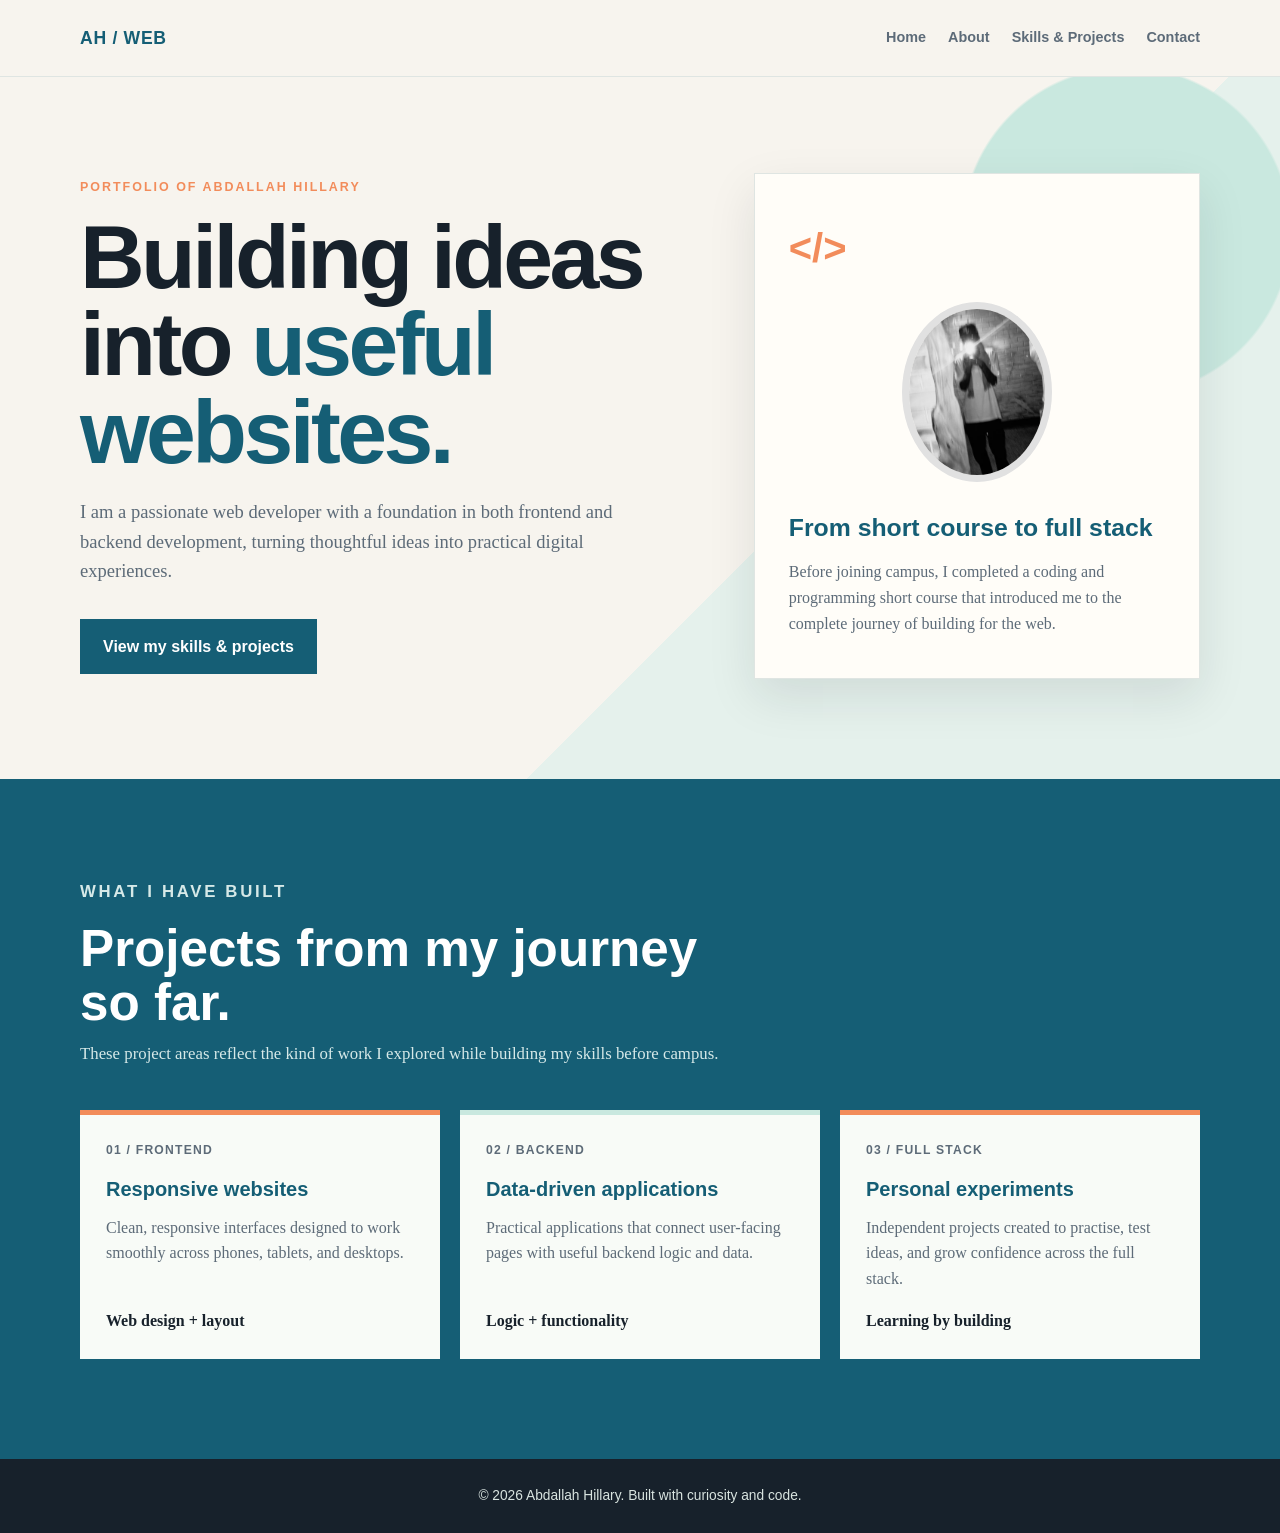
<file: index.html>
<!DOCTYPE html>
<html lang="en">
<head>
  <meta charset="UTF-8" />
  <meta name="viewport" content="width=device-width, initial-scale=1.0" />
  <title>Abdallah Hillary | Web Developer</title>
  <link rel="stylesheet" href="style.css" />
</head>
<body>
  <header class="site-header">
    <nav class="container nav-bar" aria-label="Main navigation">
      <a class="brand" href="#home">AH / WEB</a>
      <div class="nav-links">
        <a href="#home">Home</a>
        <a href="about.html">About</a>
        <a href="projects.html">Skills &amp; Projects</a>
        <a href="contact.html">Contact</a>
      </div>
    </nav>
  </header>

  <main>
    <section class="hero" id="home">
      <div class="container hero-grid">
        <div>
          <p class="eyebrow">Portfolio of Abdallah Hillary</p>
          <h1>Building ideas into <span>useful websites.</span></h1>
          <p class="hero-copy">I am a passionate web developer with a foundation in both frontend and backend development, turning thoughtful ideas into practical digital experiences.</p>
          <a class="button" href="projects.html">View my skills &amp; projects</a>
        </div>
        <aside class="hero-note">
          <img class="profile-photo" src="IMG-20260422-WA0015.jpg" alt="Portrait of Abdallah Hillary" />
          <h2>From short course to full stack</h2>
          <p>Before joining campus, I completed a coding and programming short course that introduced me to the complete journey of building for the web.</p>
        </aside>
      </div>
    </section>

    <section id="projects">
      <div class="container">
        <div class="section-heading">
          <p class="eyebrow">What I have built</p>
          <h2>Projects from my journey so far.</h2>
          <p>These project areas reflect the kind of work I explored while building my skills before campus.</p>
        </div>
        <div class="project-grid">
          <article class="project-card">
            <div>
              <p class="project-label">01 / Frontend</p>
              <h3>Responsive websites</h3>
              <p>Clean, responsive interfaces designed to work smoothly across phones, tablets, and desktops.</p>
            </div>
            <strong>Web design + layout</strong>
          </article>
          <article class="project-card">
            <div>
              <p class="project-label">02 / Backend</p>
              <h3>Data-driven applications</h3>
              <p>Practical applications that connect user-facing pages with useful backend logic and data.</p>
            </div>
            <strong>Logic + functionality</strong>
          </article>
          <article class="project-card">
            <div>
              <p class="project-label">03 / Full stack</p>
              <h3>Personal experiments</h3>
              <p>Independent projects created to practise, test ideas, and grow confidence across the full stack.</p>
            </div>
            <strong>Learning by building</strong>
          </article>
        </div>
      </div>
    </section>
  </main>

  <footer>
    <div class="container">&copy; 2026 Abdallah Hillary. Built with curiosity and code.</div>
  </footer>

</body>
</html>
</file>
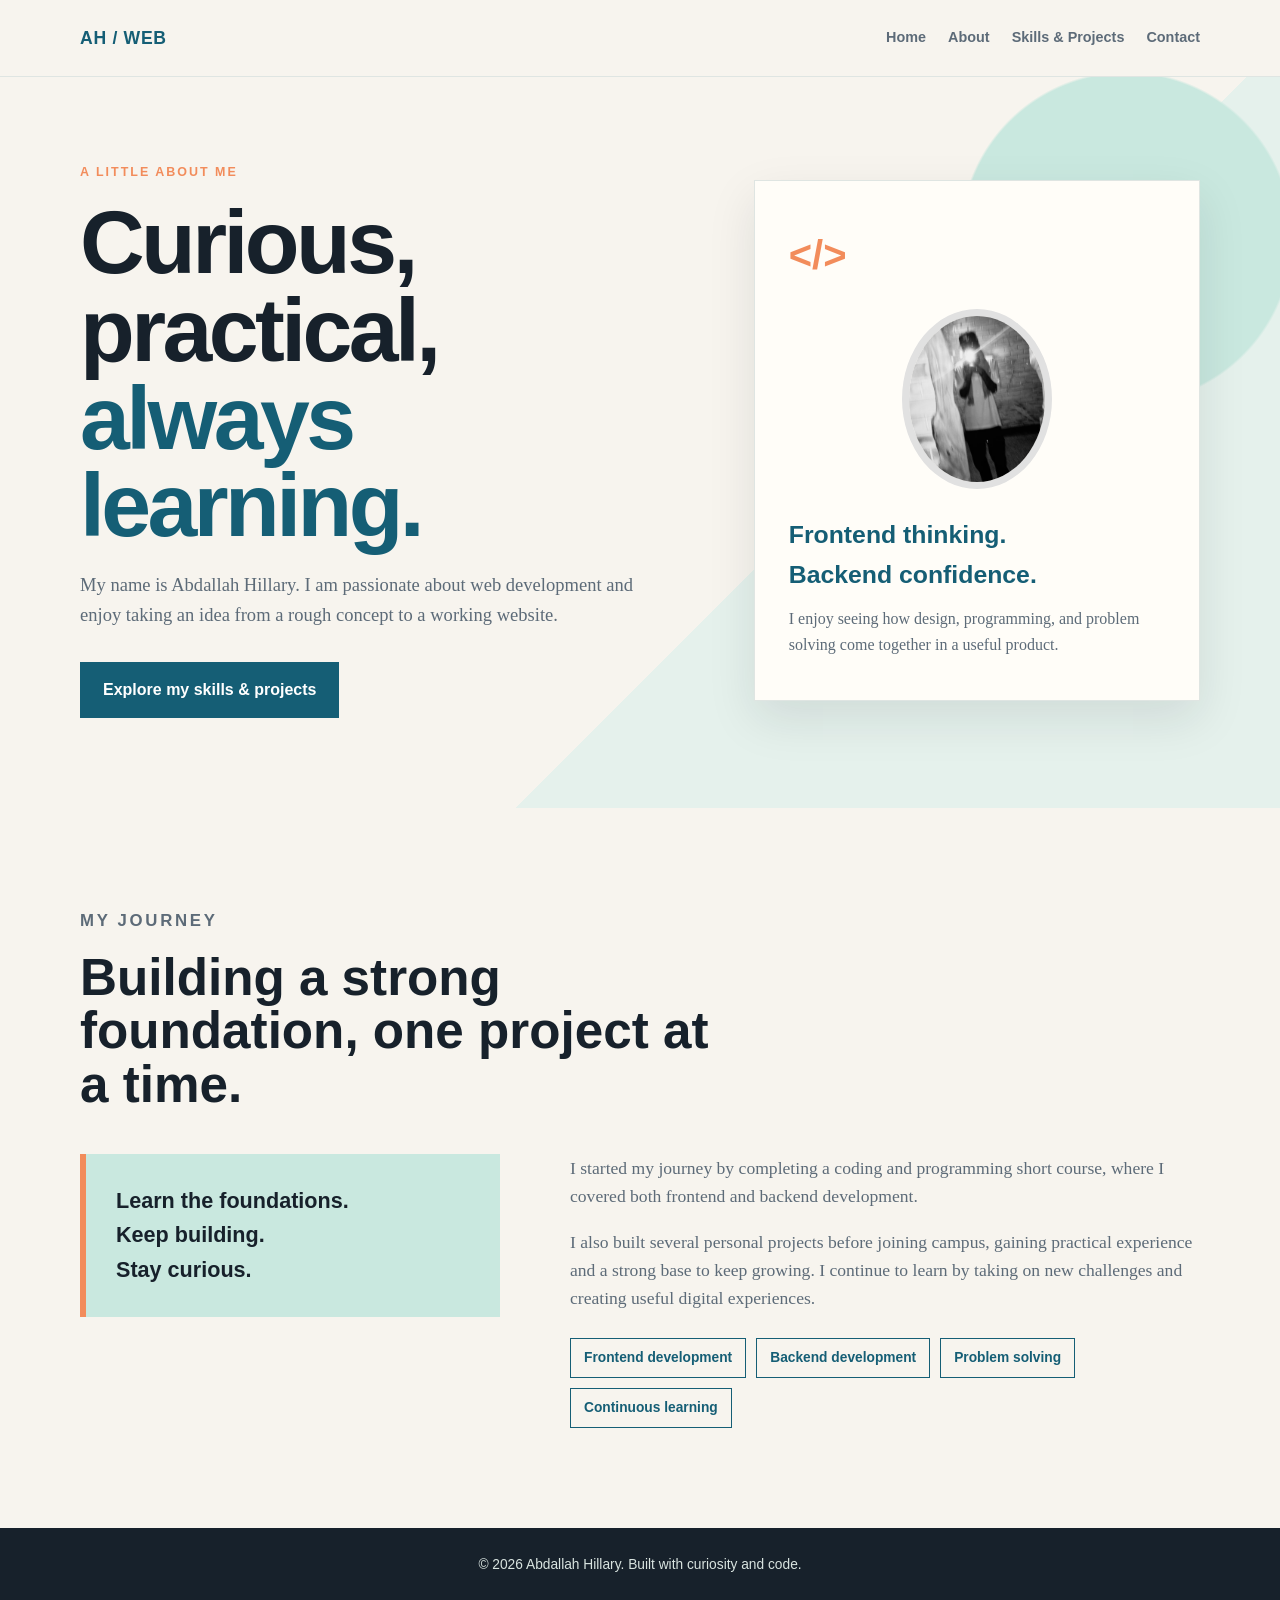
<file: about.html>
<!DOCTYPE html>
<html lang="en">
<head>
  <meta charset="UTF-8" />
  <meta name="viewport" content="width=device-width, initial-scale=1.0" />
  <meta name="description" content="Learn about Abdallah Hillary's path into web development." />
  <title>About | Abdallah Hillary</title>
  <link rel="stylesheet" href="style.css" />
</head>
<body>
  <header class="site-header">
    <nav class="container nav-bar" aria-label="Main navigation">
      <a class="brand" href="index.html#home">AH / WEB</a>
      <div class="nav-links">
        <a href="index.html#home">Home</a>
        <a href="about.html" aria-current="page">About</a>
        <a href="projects.html">Skills &amp; Projects</a>
        <a href="contact.html">Contact</a>
      </div>
    </nav>
  </header>

  <main>
    <section class="hero" id="home">
      <div class="container hero-grid">
        <div>
          <p class="eyebrow">A little about me</p>
          <h1>Curious, practical, <span>always learning.</span></h1>
          <p class="hero-copy">My name is Abdallah Hillary. I am passionate about web development and enjoy taking an idea from a rough concept to a working website.</p>
          <a class="button" href="projects.html">Explore my skills &amp; projects</a>
        </div>
        <aside class="hero-note">
          <img class="profile-photo" src="IMG-20260422-WA0015.jpg" alt="Portrait of Abdallah Hillary" />
          <h2>Frontend thinking.<br />Backend confidence.</h2>
          <p>I enjoy seeing how design, programming, and problem solving come together in a useful product.</p>
        </aside>
      </div>
    </section>

    <section id="about">
      <div class="container">
        <div class="section-heading">
          <p class="eyebrow">My journey</p>
          <h2>Building a strong foundation, one project at a time.</h2>
        </div>
        <div class="about-layout">
          <div class="about-mark">Learn the foundations.<br />Keep building.<br />Stay curious.</div>
          <div class="about-copy">
            <p>I started my journey by completing a coding and programming short course, where I covered both frontend and backend development.</p>
            <p>I also built several personal projects before joining campus, gaining practical experience and a strong base to keep growing. I continue to learn by taking on new challenges and creating useful digital experiences.</p>
            <div class="skills" aria-label="Areas of experience">
              <span class="skill">Frontend development</span>
              <span class="skill">Backend development</span>
              <span class="skill">Problem solving</span>
              <span class="skill">Continuous learning</span>
            </div>
          </div>
        </div>
      </div>
    </section>
  </main>

  <footer>
    <div class="container">&copy; 2026 Abdallah Hillary. Built with curiosity and code.</div>
  </footer>
</body>
</html>
</file>
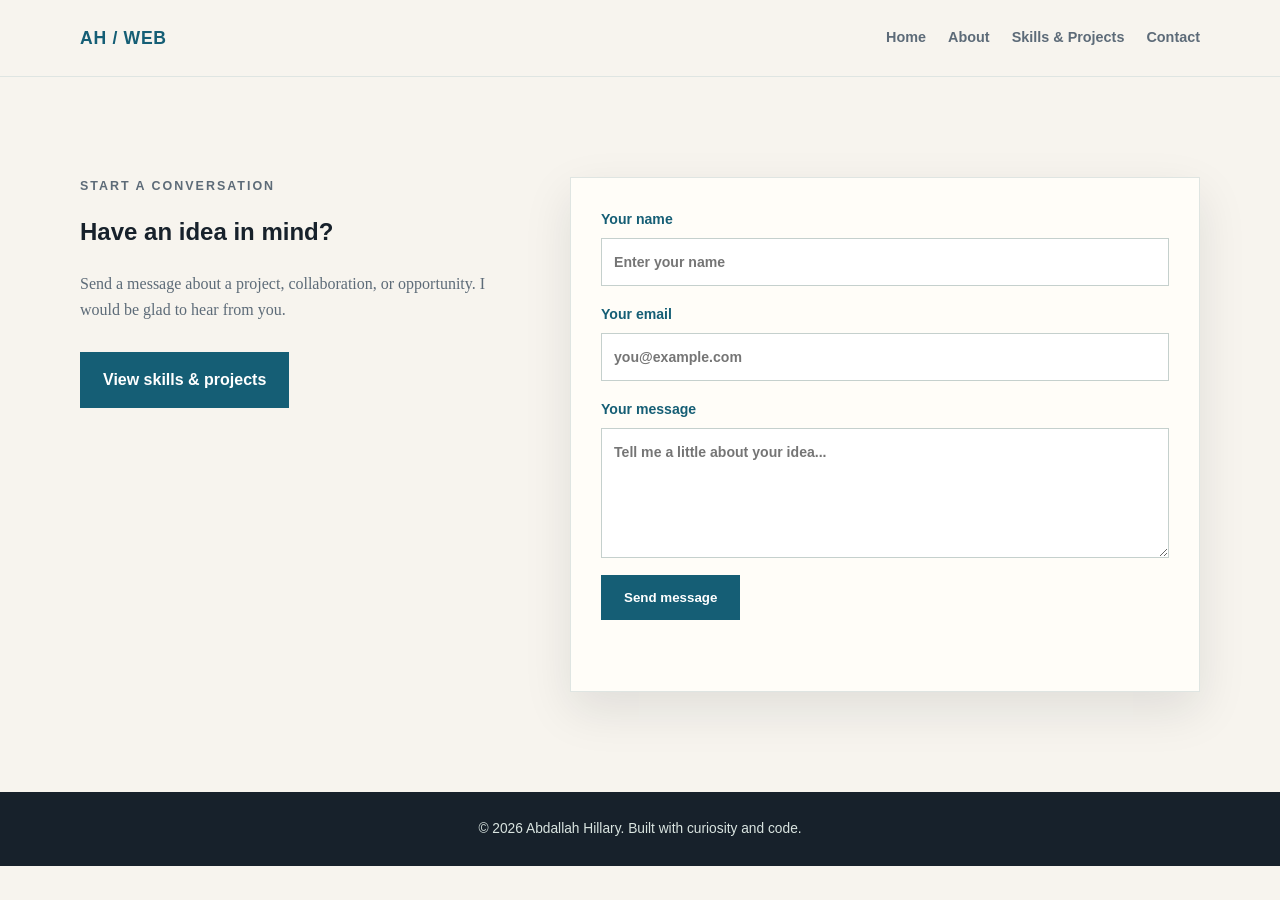
<file: contact.html>
<!DOCTYPE html>
<html lang="en">
<head>
  <meta charset="UTF-8" />
  <meta name="viewport" content="width=device-width, initial-scale=1.0" />
  <meta name="description" content="Contact Abdallah Hillary about a project, collaboration, or opportunity." />
  <title>Contact | Abdallah Hillary</title>
  <link rel="stylesheet" href="style.css" />
</head>
<body>
  <header class="site-header">
    <nav class="container nav-bar" aria-label="Main navigation">
      <a class="brand" href="index.html#home">AH / WEB</a>
      <div class="nav-links">
        <a href="index.html#home">Home</a>
        <a href="about.html">About</a>
        <a href="projects.html">Skills &amp; Projects</a>
        <a href="contact.html" aria-current="page">Contact</a>
      </div>
    </nav>
  </header>

  <main>
    <section>
      <div class="container contact-layout">
        <div class="contact-details">
          <p class="eyebrow">Start a conversation</p>
          <h1>Have an idea in mind?</h1>
          <p>Send a message about a project, collaboration, or opportunity. I would be glad to hear from you.</p>
          <a class="button" href="projects.html">View skills &amp; projects</a>
        </div>
        <form id="contact-form">
          <label for="name">Your name
            <input id="name" name="name" type="text" placeholder="Enter your name" required />
          </label>
          <label for="email">Your email
            <input id="email" name="email" type="email" placeholder="you@example.com" required />
          </label>
          <label for="message">Your message
            <textarea id="message" name="message" placeholder="Tell me a little about your idea..." required></textarea>
          </label>
          <button class="button" type="submit">Send message</button>
          <p id="form-message" role="status"></p>
        </form>
      </div>
    </section>
  </main>

  <footer>
    <div class="container">&copy; 2026 Abdallah Hillary. Built with curiosity and code.</div>
  </footer>

  <script>
    document.getElementById("contact-form").addEventListener("submit", function (event) {
      event.preventDefault();
      document.getElementById("form-message").textContent = "Thank you. Your message is ready to be followed up.";
      this.reset();
    });
  </script>
</body>
</html>
</file>
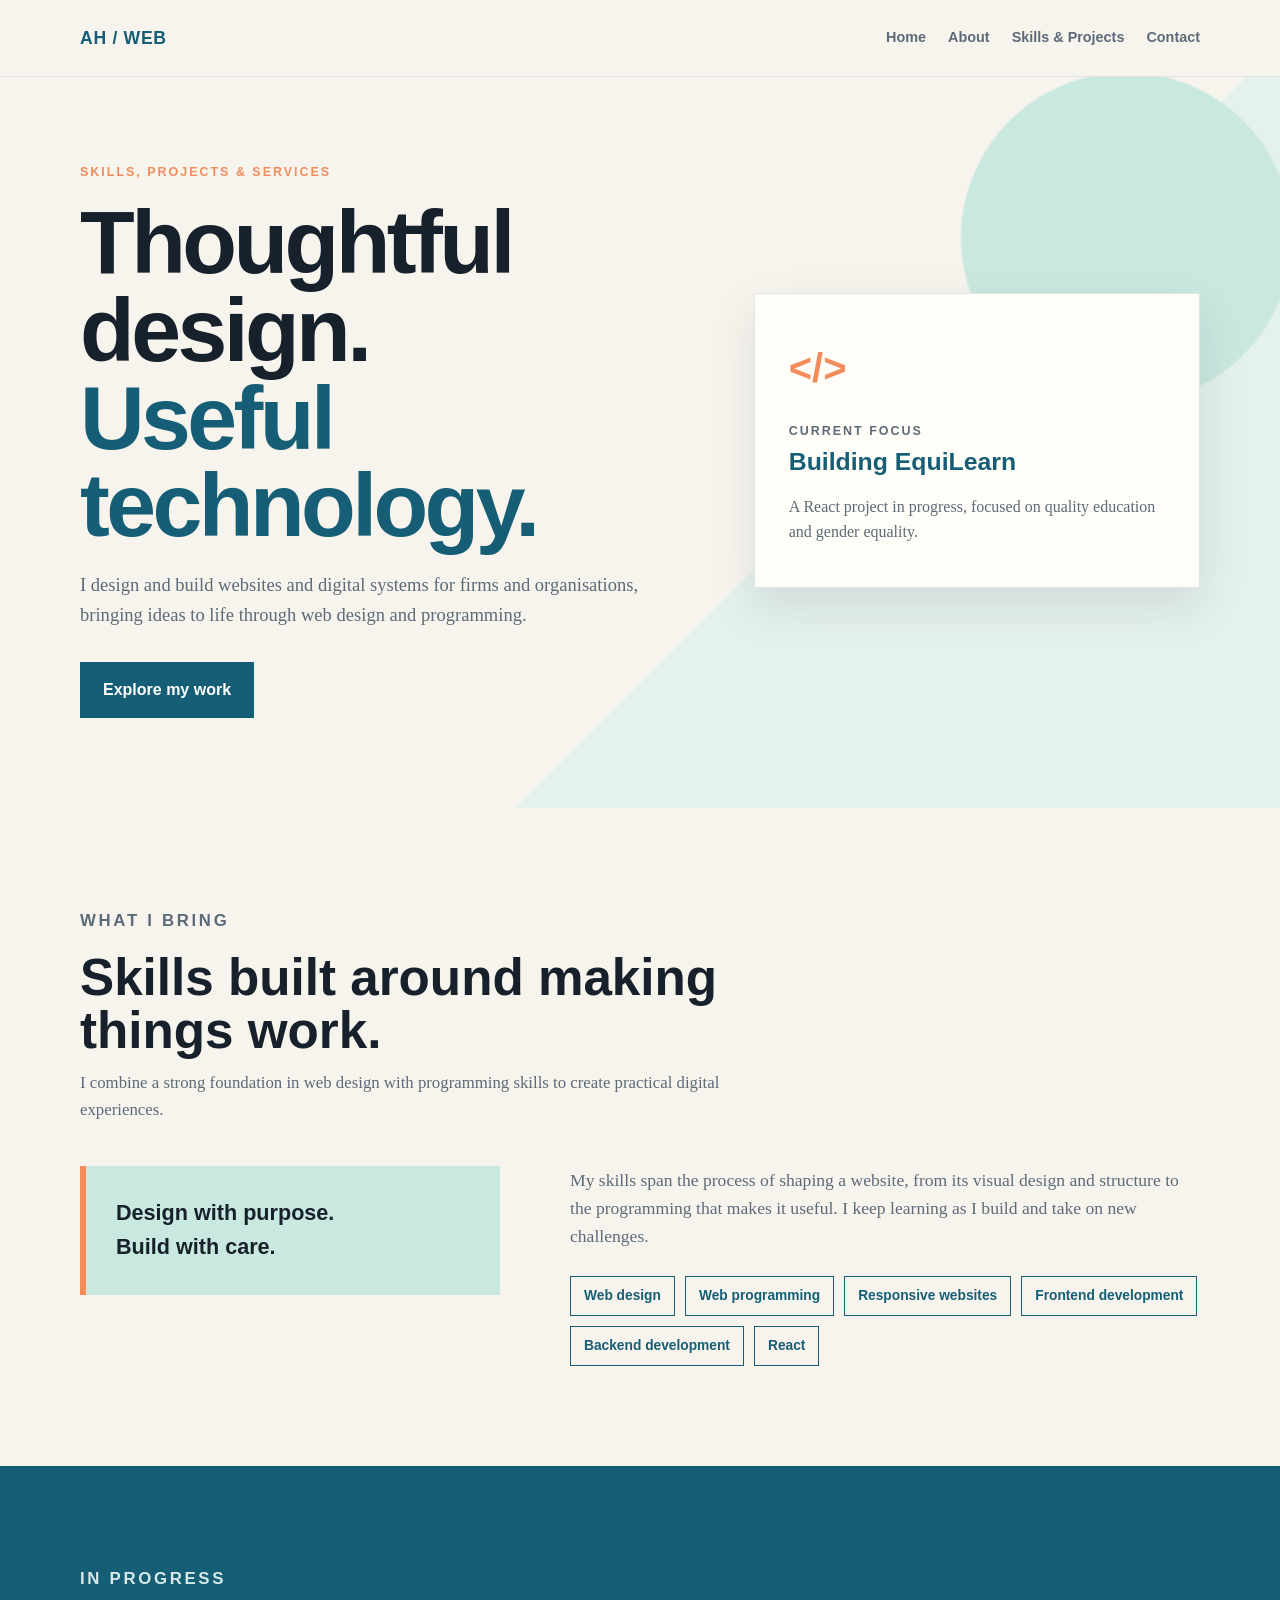
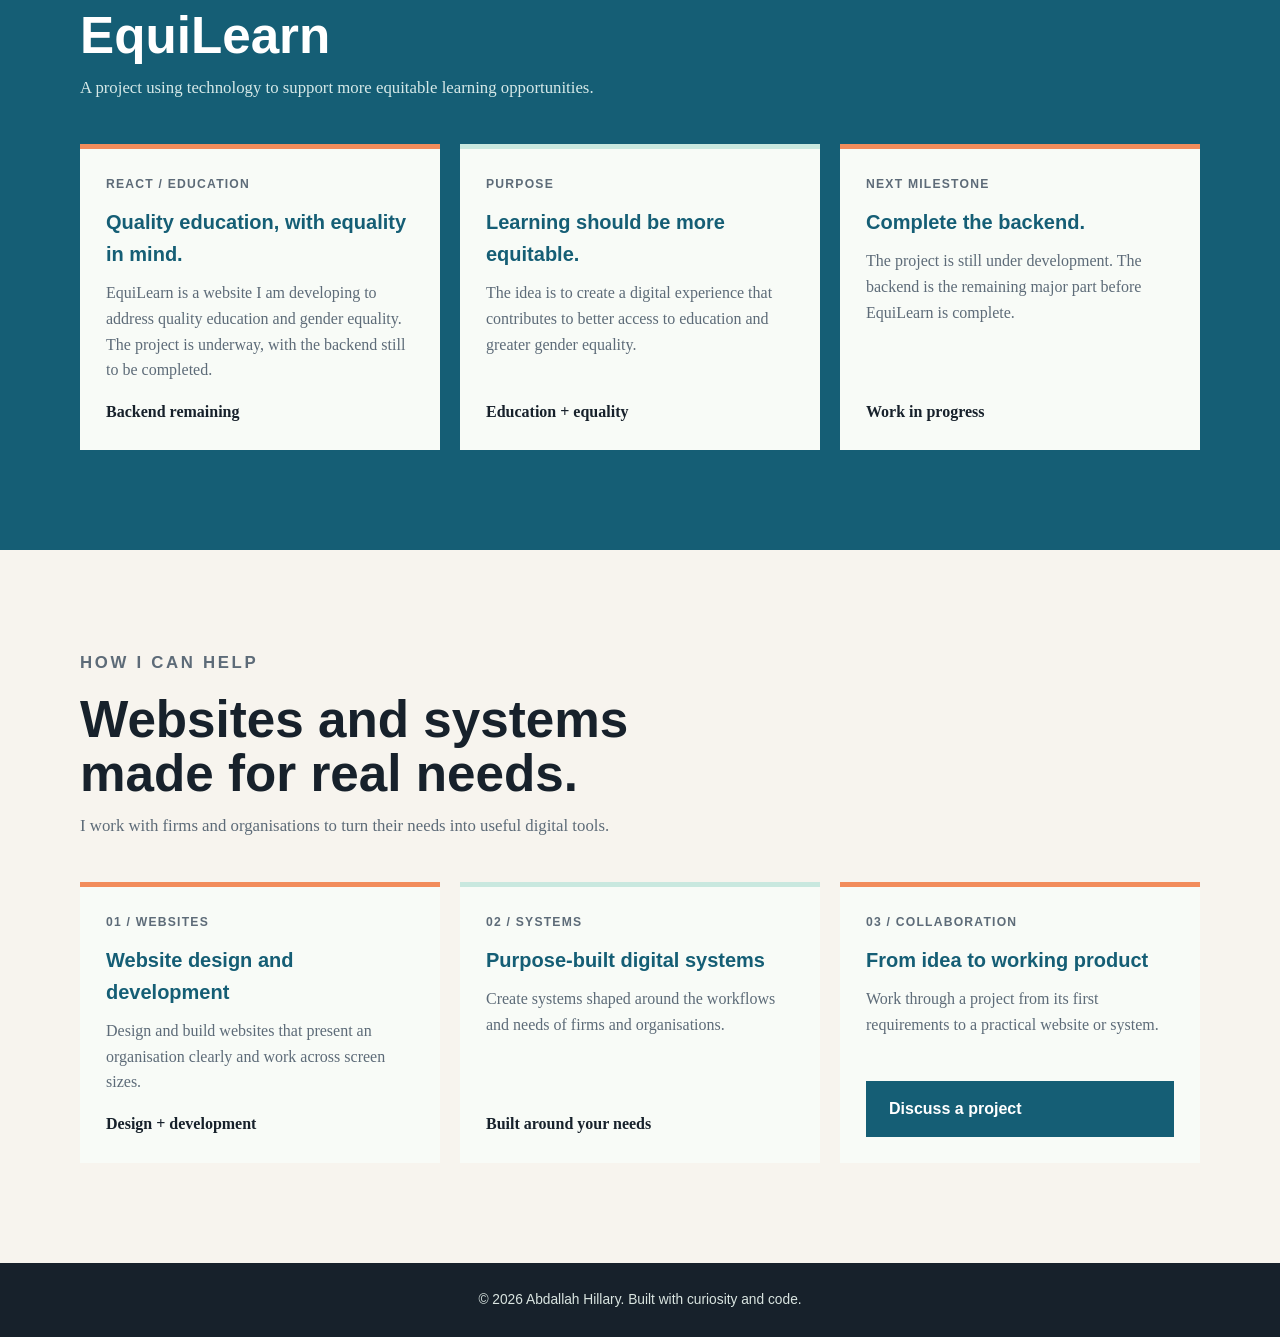
<file: projects.html>
<!DOCTYPE html>
<html lang="en">
<head>
	<meta charset="UTF-8" />
	<meta name="viewport" content="width=device-width, initial-scale=1.0" />
	<meta name="description" content="Explore Abdallah Hillary's web development skills, services, and EquiLearn project." />
	<title>Skills &amp; Projects | Abdallah Hillary</title>
	<link rel="stylesheet" href="style.css" />
</head>
<body>
	<header class="site-header">
		<nav class="container nav-bar" aria-label="Main navigation">
			<a class="brand" href="index.html#home">AH / WEB</a>
			<div class="nav-links">
				<a href="index.html#home">Home</a>
				<a href="about.html">About</a>
				<a href="#skills" aria-current="page">Skills &amp; Projects</a>
				<a href="contact.html">Contact</a>
			</div>
		</nav>
	</header>

	<main>
		<section class="hero" id="home">
			<div class="container hero-grid">
				<div>
					<p class="eyebrow">Skills, projects &amp; services</p>
					<h1>Thoughtful design.<br /><span>Useful technology.</span></h1>
					<p class="hero-copy">I design and build websites and digital systems for firms and organisations, bringing ideas to life through web design and programming.</p>
					<a class="button" href="#projects">Explore my work</a>
				</div>
				<aside class="hero-note">
					<p class="eyebrow">Current focus</p>
					<h2>Building EquiLearn</h2>
					<p>A React project in progress, focused on quality education and gender equality.</p>
				</aside>
			</div>
		</section>

		<section id="skills">
			<div class="container">
				<div class="section-heading">
					<p class="eyebrow">What I bring</p>
					<h2>Skills built around making things work.</h2>
					<p>I combine a strong foundation in web design with programming skills to create practical digital experiences.</p>
				</div>
				<div class="about-layout">
					<div class="about-mark">Design with purpose.<br />Build with care.</div>
					<div class="about-copy">
						<p>My skills span the process of shaping a website, from its visual design and structure to the programming that makes it useful. I keep learning as I build and take on new challenges.</p>
						<div class="skills" aria-label="Skills">
							<span class="skill">Web design</span>
							<span class="skill">Web programming</span>
							<span class="skill">Responsive websites</span>
							<span class="skill">Frontend development</span>
							<span class="skill">Backend development</span>
							<span class="skill">React</span>
						</div>
					</div>
				</div>
			</div>
		</section>

		<section id="projects">
			<div class="container">
				<div class="section-heading">
					<p class="eyebrow">In progress</p>
					<h2>EquiLearn</h2>
					<p>A project using technology to support more equitable learning opportunities.</p>
				</div>
				<div class="project-grid">
					<article class="project-card">
						<div>
							<p class="project-label">React / Education</p>
							<h3>Quality education, with equality in mind.</h3>
							<p>EquiLearn is a website I am developing to address quality education and gender equality. The project is underway, with the backend still to be completed.</p>
						</div>
						<strong>Backend remaining</strong>
					</article>
					<article class="project-card">
						<div>
							<p class="project-label">Purpose</p>
							<h3>Learning should be more equitable.</h3>
							<p>The idea is to create a digital experience that contributes to better access to education and greater gender equality.</p>
						</div>
						<strong>Education + equality</strong>
					</article>
					<article class="project-card">
						<div>
							<p class="project-label">Next milestone</p>
							<h3>Complete the backend.</h3>
							<p>The project is still under development. The backend is the remaining major part before EquiLearn is complete.</p>
						</div>
						<strong>Work in progress</strong>
					</article>
				</div>
			</div>
		</section>

		<section id="services">
			<div class="container">
				<div class="section-heading">
					<p class="eyebrow">How I can help</p>
					<h2>Websites and systems made for real needs.</h2>
					<p>I work with firms and organisations to turn their needs into useful digital tools.</p>
				</div>
				<div class="project-grid">
					<article class="project-card">
						<div>
							<p class="project-label">01 / Websites</p>
							<h3>Website design and development</h3>
							<p>Design and build websites that present an organisation clearly and work across screen sizes.</p>
						</div>
						<strong>Design + development</strong>
					</article>
					<article class="project-card">
						<div>
							<p class="project-label">02 / Systems</p>
							<h3>Purpose-built digital systems</h3>
							<p>Create systems shaped around the workflows and needs of firms and organisations.</p>
						</div>
						<strong>Built around your needs</strong>
					</article>
					<article class="project-card">
						<div>
							<p class="project-label">03 / Collaboration</p>
							<h3>From idea to working product</h3>
							<p>Work through a project from its first requirements to a practical website or system.</p>
						</div>
						<a class="button" href="contact.html">Discuss a project</a>
					</article>
				</div>
			</div>
		</section>
	</main>

	<footer>
		<div class="container">&copy; 2026 Abdallah Hillary. Built with curiosity and code.</div>
	</footer>
</body>
</html>
</file>
<file: style.css>
:root {
  --ink: #17212b;
  --muted: #5d6b78;
  --cream: #f7f4ee;
  --paper: #fffdf8;
  --blue: #155e75;
  --mint: #c9e8df;
  --orange: #f28c5b;
  --line: #dfe5e2;
  --shadow: 0 18px 45px rgba(23, 33, 43, 0.1);
}

* {
  box-sizing: border-box;
  scroll-behavior: smooth;
}

body {
  margin: 0;
  color: var(--ink);
  background: var(--cream);
  font-family: Georgia, "Times New Roman", serif;
  line-height: 1.6;
}

h1, h2, h3, p {
  margin-top: 0;
}

h1, h2, h3, nav, button, label {
  font-family: "Trebuchet MS", Arial, sans-serif;
}

a {
  color: inherit;
  text-decoration: none;
}

.container {
  width: min(1120px, calc(100% - 40px));
  margin: 0 auto;
}

.site-header {
  position: sticky;
  top: 0;
  z-index: 10;
  background: rgba(247, 244, 238, 0.94);
  border-bottom: 1px solid var(--line);
  backdrop-filter: blur(12px);
}

.nav-bar {
  min-height: 76px;
  display: flex;
  align-items: center;
  justify-content: space-between;
  gap: 24px;
}

.brand {
  color: var(--blue);
  font-size: 1.1rem;
  font-weight: 700;
  letter-spacing: 0.04em;
}

.nav-links {
  display: flex;
  flex-wrap: wrap;
  justify-content: flex-end;
  gap: 22px;
  color: var(--muted);
  font-size: 0.9rem;
  font-weight: 700;
}

.nav-links a:hover,
.nav-links a:focus {
  color: var(--orange);
}

.hero {
  min-height: 78vh;
  display: grid;
  place-items: center;
  padding: 86px 0 90px;
  background: radial-gradient(circle at 88% 22%, var(--mint) 0 13%, transparent 13.2%),
              linear-gradient(135deg, var(--cream) 0 62%, #e5f1ec 62% 100%);
}

.hero-grid {
  display: grid;
  grid-template-columns: 1.15fr 0.85fr;
  align-items: center;
  gap: 70px;
}

.eyebrow {
  margin-bottom: 16px;
  color: var(--orange);
  font-family: "Trebuchet MS", Arial, sans-serif;
  font-size: 0.78rem;
  font-weight: 700;
  letter-spacing: 0.16em;
  text-transform: uppercase;
}

.hero h1 {
  max-width: 680px;
  margin-bottom: 20px;
  font-size: clamp(2.8rem, 7vw, 5.8rem);
  line-height: 0.98;
  letter-spacing: -0.04em;
}

.hero h1 span {
  color: var(--blue);
}

.hero-copy {
  max-width: 590px;
  color: var(--muted);
  font-size: 1.16rem;
}

.button {
  display: inline-block;
  margin-top: 14px;
  padding: 13px 21px;
  border: 2px solid var(--blue);
  background: var(--blue);
  color: white;
  font-family: "Trebuchet MS", Arial, sans-serif;
  font-weight: 700;
  transition: transform 160ms ease, background 160ms ease;
}

.button:hover,
.button:focus {
  background: var(--orange);
  border-color: var(--orange);
  transform: translateY(-2px);
}

.hero-note {
  position: relative;
  padding: 42px 34px;
  border: 1px solid var(--line);
  background: var(--paper);
  box-shadow: var(--shadow);
}

.profile-photo {
  display: block;
  width: 150px;
  height: 180px;
  margin: 0 auto 26px;
  border: 7px solid var(--mint);
  border-radius: 50%;
  object-fit: cover;
  object-position: center;
  filter: grayscale(100%);
}

.hero-note::before {
  content: "</>";
  display: block;
  margin-bottom: 22px;
  color: var(--orange);
  font-family: "Trebuchet MS", Arial, sans-serif;
  font-size: 2.5rem;
  font-weight: 700;
}

.hero-note h2 {
  margin-bottom: 12px;
  color: var(--blue);
  font-size: 1.55rem;
}

.hero-note p {
  margin-bottom: 0;
  color: var(--muted);
}

section {
  padding: 100px 0;
}

.section-heading {
  max-width: 650px;
  margin-bottom: 42px;
}

.section-heading h2 {
  margin-bottom: 12px;
  font-size: clamp(2rem, 4vw, 3.2rem);
  line-height: 1.05;
}

.section-heading p {
  color: var(--muted);
  font-size: 1.05rem;
}

.about-layout {
  display: grid;
  grid-template-columns: 0.8fr 1.2fr;
  gap: 70px;
  align-items: start;
}

.about-mark {
  padding: 30px;
  border-left: 6px solid var(--orange);
  background: var(--mint);
  font-family: "Trebuchet MS", Arial, sans-serif;
  font-size: 1.35rem;
  font-weight: 700;
}

.about-copy {
  color: var(--muted);
  font-size: 1.1rem;
}

.skills {
  display: flex;
  flex-wrap: wrap;
  gap: 10px;
  margin-top: 26px;
}

.skill {
  padding: 8px 13px;
  border: 1px solid var(--blue);
  color: var(--blue);
  font-family: "Trebuchet MS", Arial, sans-serif;
  font-size: 0.86rem;
  font-weight: 700;
}

#projects {
  background: var(--blue);
  color: white;
}

#projects .section-heading p {
  color: #d6e9e8;
}

.project-grid {
  display: grid;
  grid-template-columns: repeat(3, 1fr);
  gap: 20px;
}

.project-card {
  min-height: 240px;
  display: flex;
  flex-direction: column;
  justify-content: space-between;
  padding: 26px;
  background: #f8fbf7;
  color: var(--ink);
  border-top: 5px solid var(--orange);
}

.project-card:nth-child(2) {
  border-top-color: var(--mint);
}

.project-card h3 {
  margin-bottom: 10px;
  color: var(--blue);
  font-size: 1.25rem;
}

.project-card p {
  color: var(--muted);
}

.project-label {
  color: var(--orange);
  font-family: "Trebuchet MS", Arial, sans-serif;
  font-size: 0.76rem;
  font-weight: 700;
  letter-spacing: 0.1em;
  text-transform: uppercase;
}

.contact-layout {
  display: grid;
  grid-template-columns: 0.8fr 1.2fr;
  gap: 70px;
}

.contact-details p {
  color: var(--muted);
}

form {
  display: grid;
  gap: 17px;
  padding: 30px;
  background: var(--paper);
  border: 1px solid var(--line);
  box-shadow: var(--shadow);
}

label {
  display: grid;
  gap: 7px;
  color: var(--blue);
  font-size: 0.88rem;
  font-weight: 700;
}

input,
textarea {
  width: 100%;
  padding: 12px;
  border: 1px solid #c5d0cd;
  background: #fff;
  color: var(--ink);
  font: inherit;
  resize: vertical;
}

input:focus,
textarea:focus {
  outline: 2px solid var(--orange);
  border-color: var(--orange);
}

textarea {
  min-height: 130px;
}

form .button {
  cursor: pointer;
  justify-self: start;
  margin-top: 0;
}

#form-message {
  min-height: 1.5em;
  margin: 0;
  color: var(--blue);
  font-weight: 700;
}

footer {
  padding: 26px 0;
  background: var(--ink);
  color: #d9e4e0;
  text-align: center;
  font-family: "Trebuchet MS", Arial, sans-serif;
  font-size: 0.86rem;
}

@media (max-width: 780px) {
  .nav-bar {
    align-items: flex-start;
    flex-direction: column;
    padding: 17px 0;
  }

  .nav-links {
    justify-content: flex-start;
    gap: 12px 16px;
  }

  .hero-grid,
  .about-layout,
  .contact-layout {
    grid-template-columns: 1fr;
    gap: 38px;
  }

  .hero {
    min-height: auto;
    padding: 70px 0;
  }

  section {
    padding: 70px 0;
  }

  .project-grid {
    grid-template-columns: 1fr;
  }
}
</file>
